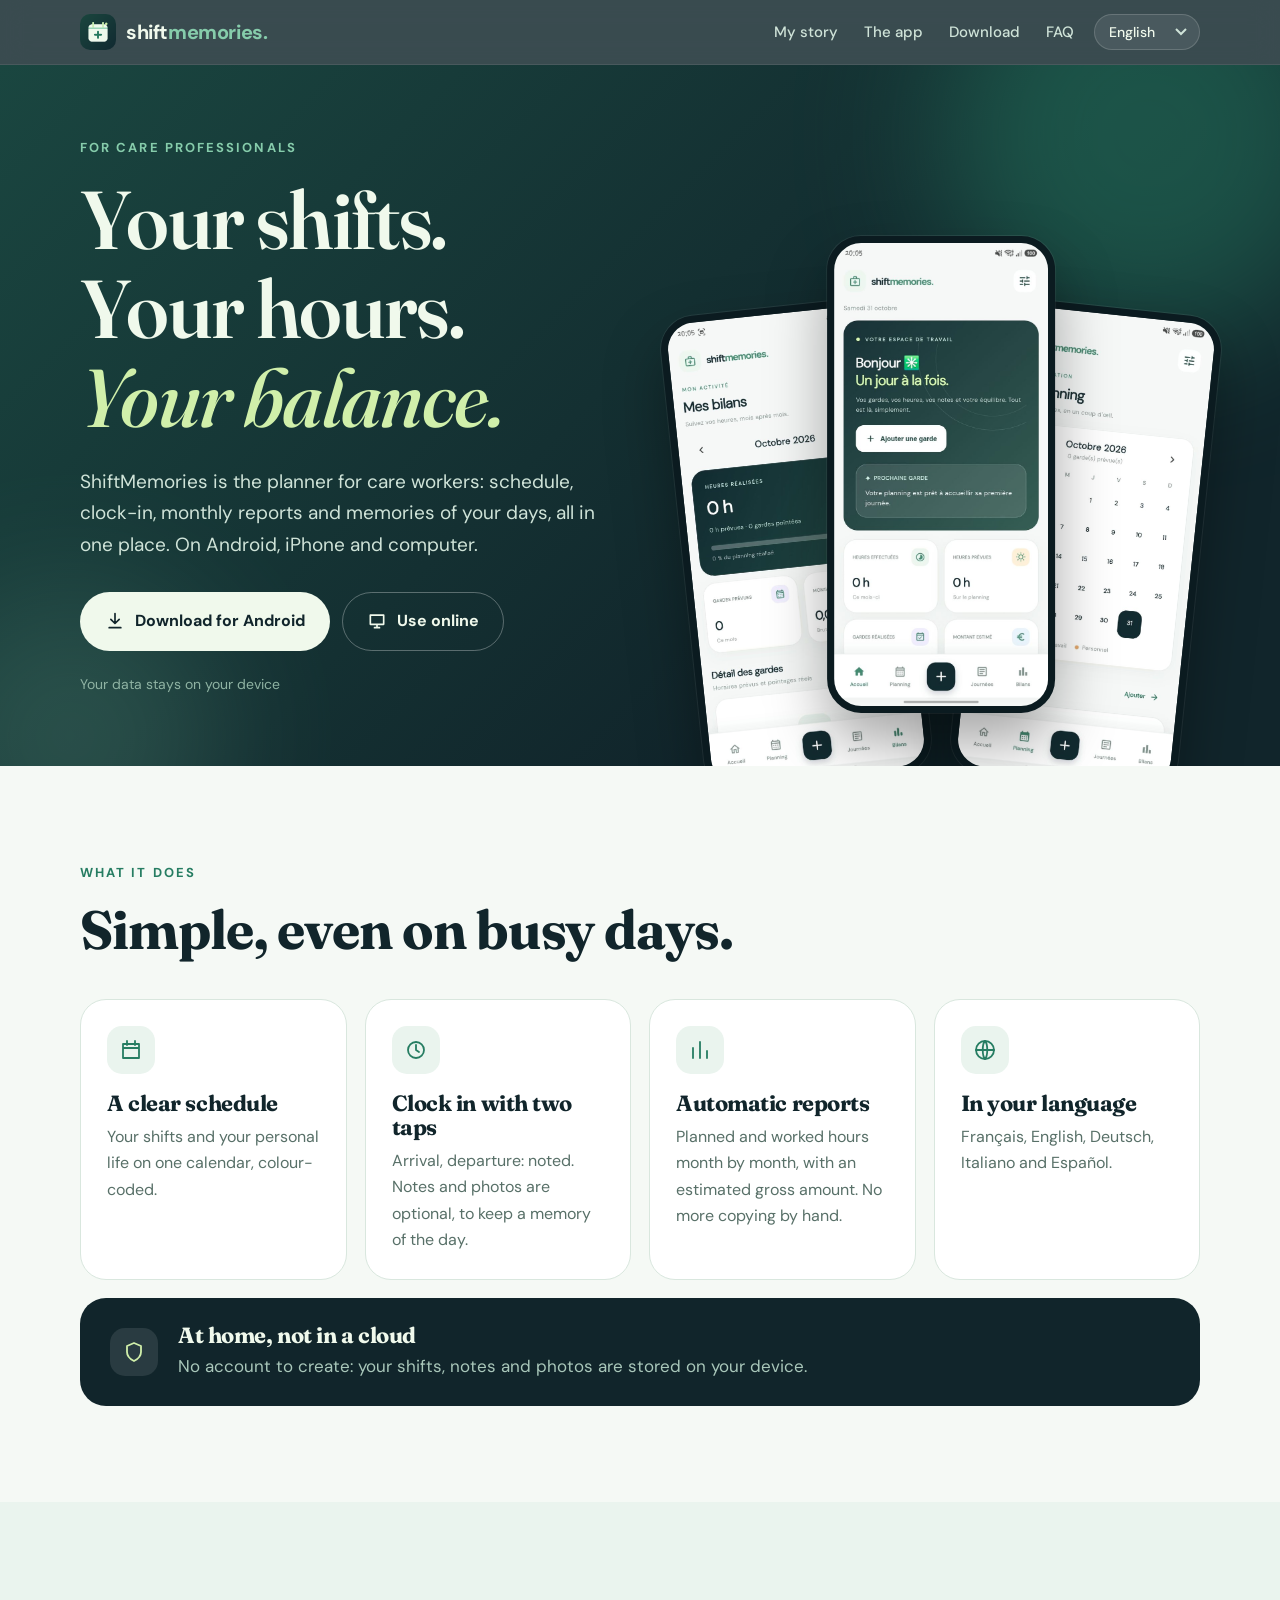
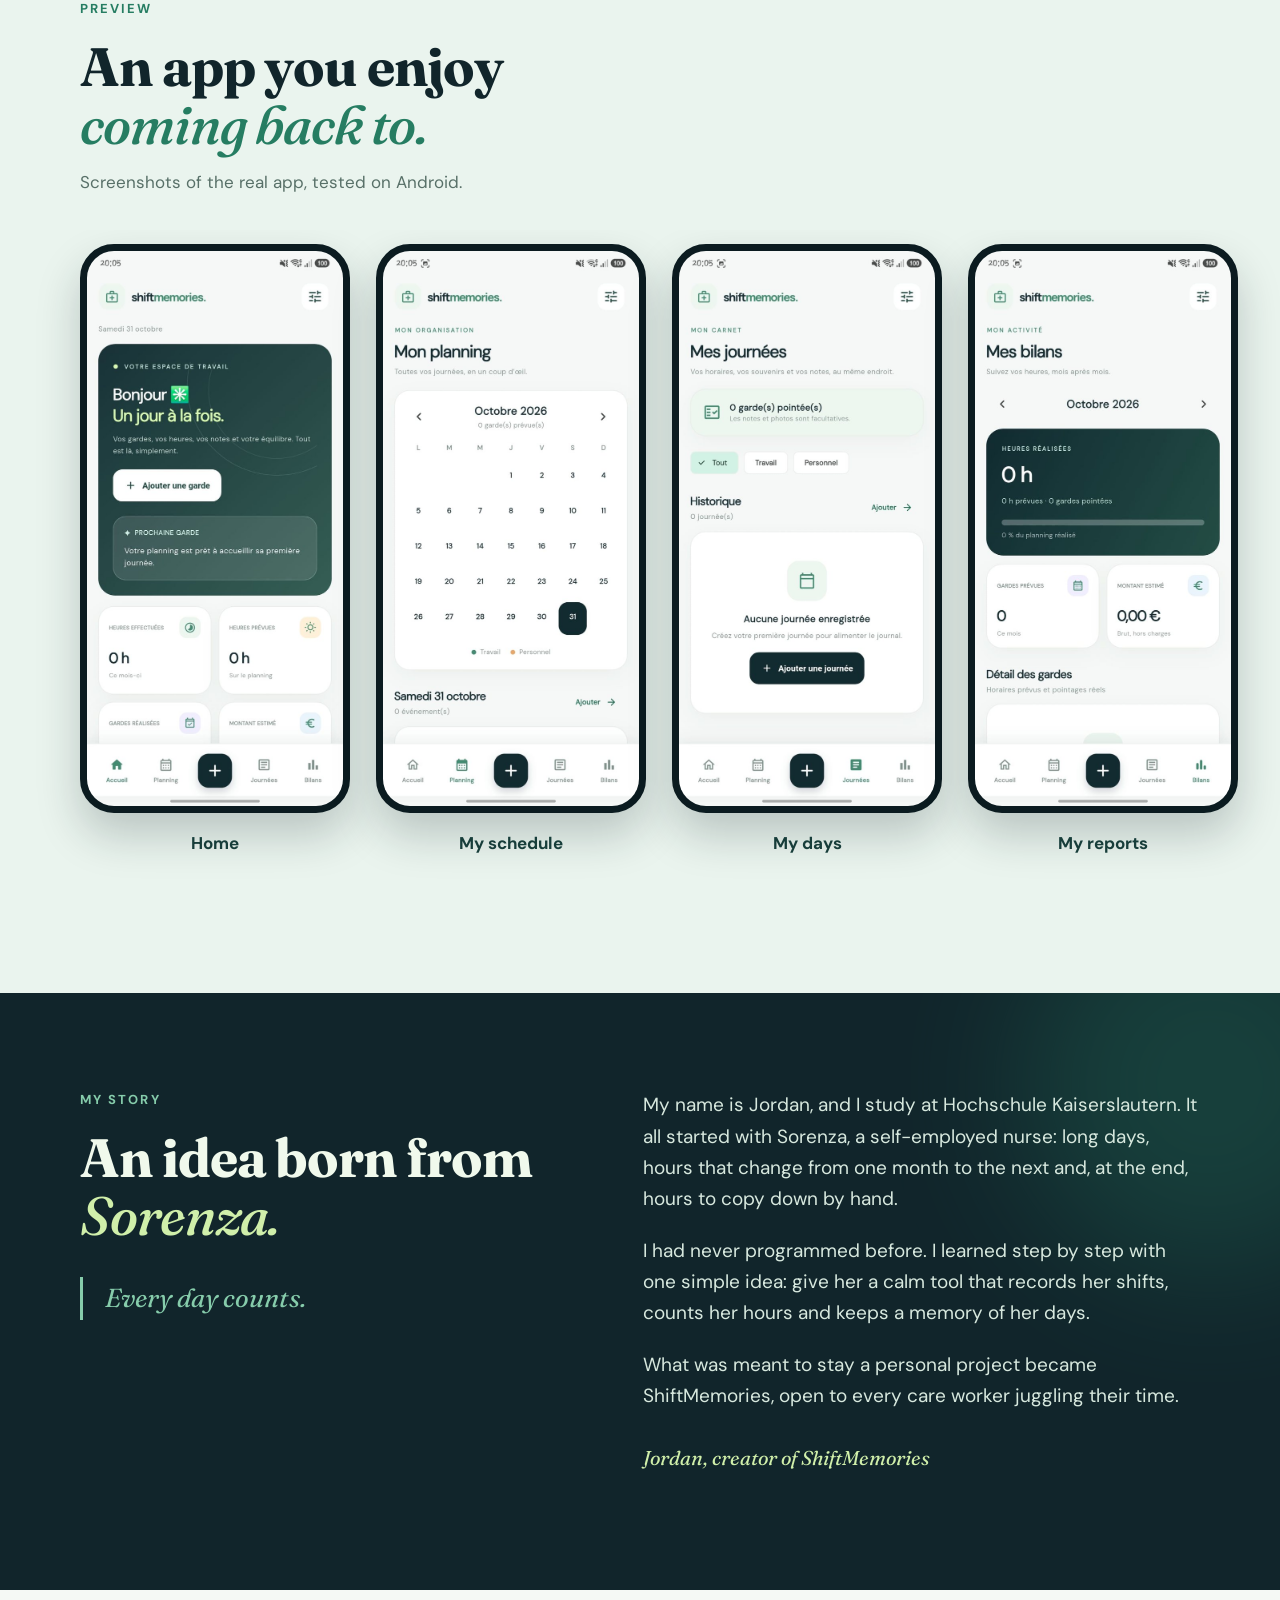
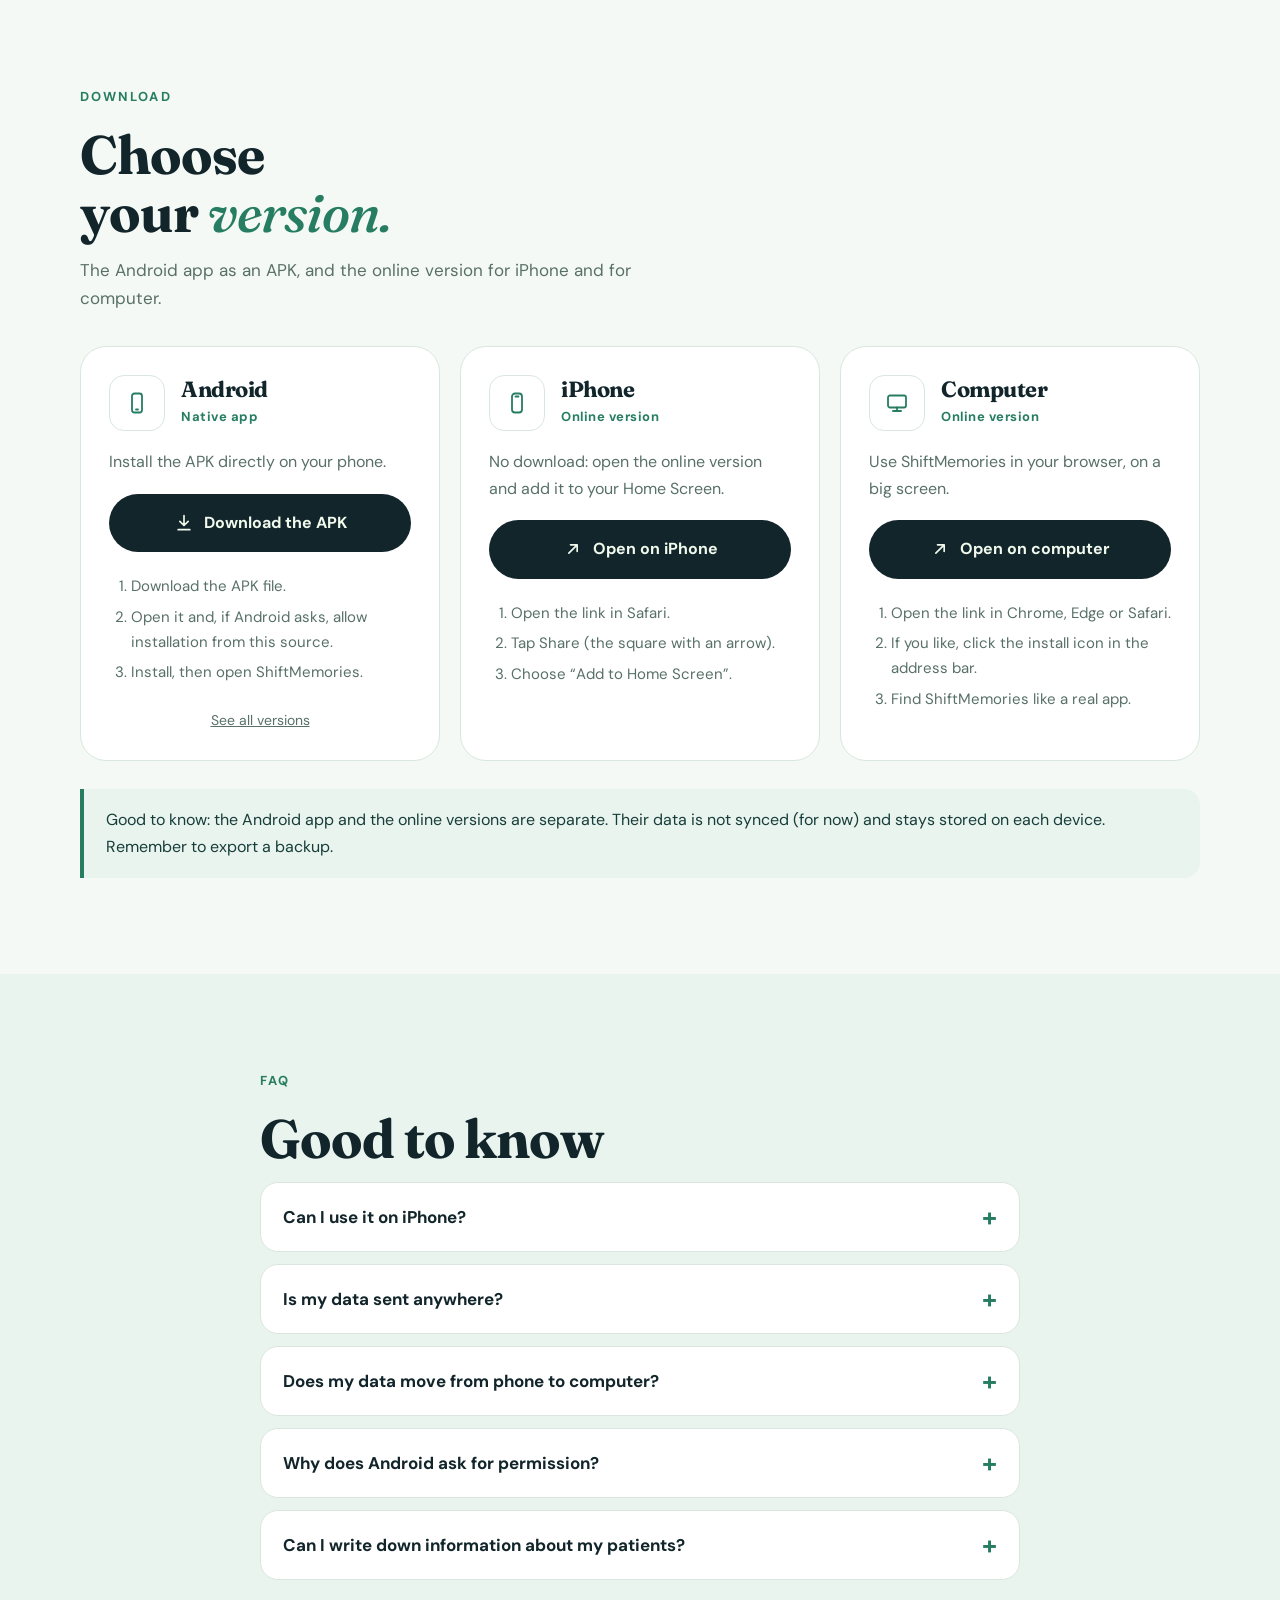
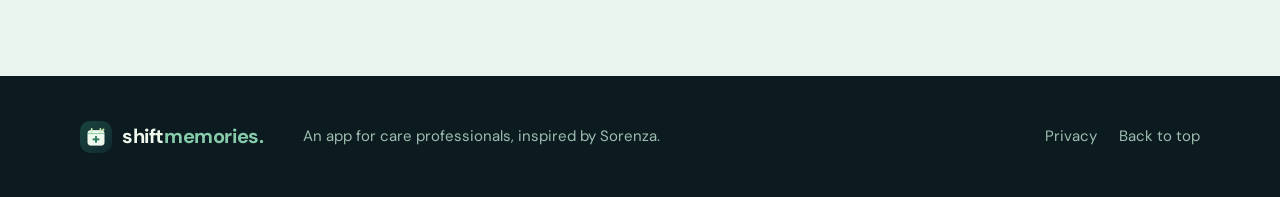
<file: index.html>
<!doctype html>
<html lang="fr">
<head>
<meta charset="utf-8">
<meta name="viewport" content="width=device-width, initial-scale=1, viewport-fit=cover">
<title>ShiftMemories · Vos gardes, vos heures, votre équilibre</title>
<meta name="description" content="ShiftMemories, l’agenda des soignants : planning, pointage, bilans du mois. Android (APK), iPhone et ordinateur.">
<meta name="theme-color" content="#11252b">
<meta property="og:type" content="website">
<meta property="og:title" content="ShiftMemories · Vos gardes. Vos heures. Votre équilibre.">
<meta property="og:description" content="L’agenda des soignants : planning, pointage, bilans du mois. Android, iPhone et ordinateur.">
<meta property="og:image" content="https://deumojunior-svg.github.io/shiftmemories-site/assets/og.jpg">
<meta name="twitter:card" content="summary_large_image">
<link rel="icon" type="image/svg+xml" href="icons/icon.svg">
<link rel="icon" type="image/png" sizes="32x32" href="icons/favicon-32.png">
<link rel="apple-touch-icon" href="icons/apple-touch-icon.png">
<link rel="preconnect" href="https://fonts.googleapis.com">
<link rel="preconnect" href="https://fonts.gstatic.com" crossorigin>
<link rel="stylesheet" href="https://fonts.googleapis.com/css2?family=DM+Sans:wght@400;500;700&family=Fraunces:ital,opsz,wght@0,9..144,600;1,9..144,500&display=swap">
<link rel="stylesheet" href="css/style.css">
</head>
<body>
<header class="nav" id="top">
  <div class="wrap nav-in">
    <a class="brand" href="#top" aria-label="ShiftMemories"><img src="assets/logo.png" alt="" width="36" height="36"><span>shift<em>memories.</em></span></a>
    <nav class="links" aria-label="Navigation">
      <a href="#story" data-i18n="navStory">Mon histoire</a>
      <a href="#screens" data-i18n="navScreens">L’application</a>
      <a href="#download" data-i18n="navDownload">Télécharger</a>
      <a href="#faq" data-i18n="navFaq">Questions</a>
    </nav>
    <label class="lang"><span class="sr">Language</span>
      <select id="lang" aria-label="Language">
        <option value="fr">Français</option><option value="en">English</option><option value="de">Deutsch</option><option value="it">Italiano</option><option value="es">Español</option>
      </select>
    </label>
  </div>
</header>

<main>
<section class="hero">
  <div class="blob b1"></div><div class="blob b2"></div>
  <div class="wrap hero-in">
    <div class="hero-text">
      <p class="kicker" data-i18n="heroKicker">POUR LES SOIGNANTS</p>
      <h1 data-i18n="heroTitle">Vos gardes.<br>Vos heures.<br><em>Votre équilibre.</em></h1>
      <p class="lead" data-i18n="heroText">ShiftMemories est l’agenda des soignants : planning, pointage, bilans du mois et souvenirs de vos journées, au même endroit. Sur Android, iPhone et ordinateur.</p>
      <div class="cta">
        <a class="btn btn-light" href="#android" data-apk-hero><svg viewBox="0 0 24 24" aria-hidden="true"><path d="M12 3v12m0 0 5-5m-5 5-5-5M5 20h14"/></svg><span data-i18n="ctaAndroid">Télécharger pour Android</span></a>
        <a class="btn btn-ghost" href="app/"><svg viewBox="0 0 24 24" aria-hidden="true"><path d="M4 5h16v11H4zM9 20h6M12 16v4"/></svg><span data-i18n="ctaWeb">Utiliser en ligne</span></a>
      </div>
      <p class="note" data-i18n="heroNote">Vos données restent sur votre appareil</p>
    </div>
    <div class="hero-phones" aria-hidden="true">
      <div class="phone p-left"><img src="assets/screen-reports.jpg" alt="" loading="eager"></div>
      <div class="phone p-mid"><img src="assets/screen-home.jpg" alt="" loading="eager"></div>
      <div class="phone p-right"><img src="assets/screen-planning.jpg" alt="" loading="eager"></div>
    </div>
  </div>
</section>

<section class="section" id="features">
  <div class="wrap">
    <p class="kicker dark" data-i18n="featKicker">CE QU’ELLE FAIT</p>
    <h2 data-i18n="featTitle">Simple, même les jours chargés.</h2>
    <div class="grid4">
      <article class="card reveal"><span class="ico"><svg viewBox="0 0 24 24"><path d="M4 6h16v14H4zM4 10h16M8 3v4M16 3v4"/></svg></span><h3 data-i18n="f1t">Un planning lisible</h3><p data-i18n="f1d">Vos gardes et votre vie personnelle sur un même calendrier, repérées par couleur.</p></article>
      <article class="card reveal"><span class="ico"><svg viewBox="0 0 24 24"><circle cx="12" cy="12" r="8"/><path d="M12 7v5l3 2"/></svg></span><h3 data-i18n="f2t">Un pointage en deux gestes</h3><p data-i18n="f2d">Arrivée, départ : c’est noté. Les notes et les photos sont facultatives, pour garder le souvenir de la journée.</p></article>
      <article class="card reveal"><span class="ico"><svg viewBox="0 0 24 24"><path d="M5 20V10M12 20V4M19 20v-7"/></svg></span><h3 data-i18n="f3t">Des bilans automatiques</h3><p data-i18n="f3d">Heures prévues et réalisées, mois par mois, avec un montant estimé brut. Fini le recopiage à la main.</p></article>
      <article class="card reveal"><span class="ico"><svg viewBox="0 0 24 24"><circle cx="12" cy="12" r="9"/><path d="M3 12h18M12 3c3 3 3 15 0 18M12 3c-3 3-3 15 0 18"/></svg></span><h3 data-i18n="f4t">Dans votre langue</h3><p data-i18n="f4d">Français, English, Deutsch, Italiano et Español.</p></article>
    </div>
    <div class="strip reveal"><span class="ico"><svg viewBox="0 0 24 24"><path d="M12 3 5 6v6c0 4 3 7 7 9 4-2 7-5 7-9V6z"/></svg></span><div><h3 data-i18n="f5t">Chez vous, pas dans un cloud</h3><p data-i18n="f5d">Aucun compte à créer : vos gardes, notes et photos sont stockées sur votre appareil.</p></div></div>
  </div>
</section>

<section class="section tint" id="screens">
  <div class="wrap">
    <p class="kicker dark" data-i18n="screensKicker">APERÇU</p>
    <h2 data-i18n="screensTitle">Une application qu’on a plaisir<br>à <em>rouvrir.</em></h2>
    <p class="sub" data-i18n="screensText">Captures de la vraie application, testée sur Android.</p>
  </div>
  <div class="rail">
    <figure class="shot reveal"><div class="phone"><img src="assets/screen-home.jpg" alt="ShiftMemories – accueil" loading="lazy"></div><figcaption data-i18n="c1">Accueil</figcaption></figure>
    <figure class="shot reveal"><div class="phone"><img src="assets/screen-planning.jpg" alt="ShiftMemories – planning" loading="lazy"></div><figcaption data-i18n="c4">Mon planning</figcaption></figure>
    <figure class="shot reveal"><div class="phone"><img src="assets/screen-days.jpg" alt="ShiftMemories – journées" loading="lazy"></div><figcaption data-i18n="c2">Mes journées</figcaption></figure>
    <figure class="shot reveal"><div class="phone"><img src="assets/screen-reports.jpg" alt="ShiftMemories – bilans" loading="lazy"></div><figcaption data-i18n="c3">Mes bilans</figcaption></figure>
  </div>
</section>

<section class="section story" id="story">
  <div class="blob b3"></div>
  <div class="wrap story-in">
    <div>
      <p class="kicker" data-i18n="storyKicker">MON HISTOIRE</p>
      <h2 data-i18n="storyTitle">Une idée née de<br><em>Sorenza.</em></h2>
      <p class="quote" data-i18n="storyQuote">Chaque journée compte.</p>
    </div>
    <div class="story-text">
      <p data-i18n="storyP1">Je m’appelle Jordan, je suis étudiant à la Hochschule Kaiserslautern. Tout est parti de Sorenza, infirmière libérale : des journées longues, des horaires qui changent d’un mois à l’autre et, à la fin, des heures à recopier à la main.</p>
      <p data-i18n="storyP2">Je n’avais jamais programmé. J’ai appris pas à pas, avec une idée simple : lui donner un outil calme qui note ses gardes, compte ses heures et garde un souvenir de ses journées.</p>
      <p data-i18n="storyP3">Ce qui devait rester un projet personnel est devenu ShiftMemories, ouverte à tous les soignants qui jonglent avec leur temps.</p>
      <p class="sign" data-i18n="storySign">Jordan, créateur de ShiftMemories</p>
    </div>
  </div>
</section>

<section class="section" id="download">
  <div class="wrap">
    <p class="kicker dark" data-i18n="dlKicker">TÉLÉCHARGER</p>
    <h2 data-i18n="dlTitle">Choisissez<br>votre <em>version.</em></h2>
    <p class="sub" data-i18n="dlText">L’application Android en APK, et la version en ligne pour iPhone et pour ordinateur.</p>
    <div class="grid3">
      <article class="dl reveal" id="android">
        <div class="dl-head"><span class="ico big"><svg viewBox="0 0 24 24"><rect x="7" y="2.5" width="10" height="19" rx="2.5"/><path d="M11 18.5h2"/></svg></span><div><h3 data-i18n="androidTitle">Android</h3><span class="tag" data-i18n="androidTag">Application native</span></div></div>
        <p data-i18n="androidText">Installez l’APK directement sur votre téléphone.</p>
        <a class="btn btn-dark" id="apk-btn" href="https://github.com/deumojunior-svg/shiftmemories-site/releases/download/v1.0.1/app-release.apk" rel="noopener"><svg viewBox="0 0 24 24" aria-hidden="true"><path d="M12 3v12m0 0 5-5m-5 5-5-5M5 20h14"/></svg><span data-i18n="androidBtn">Télécharger l’APK</span></a>
        <p class="meta" id="apk-meta" hidden></p>
        <ol class="steps"><li data-i18n="a1">Téléchargez le fichier APK.</li><li data-i18n="a2">Ouvrez-le et, si Android le demande, autorisez l’installation depuis cette source.</li><li data-i18n="a3">Installez, puis ouvrez ShiftMemories.</li></ol>
        <a class="more" href="https://github.com/deumojunior-svg/shiftmemories-site/releases" rel="noopener" data-i18n="androidAll">Voir les versions</a>
      </article>
      <article class="dl reveal" id="iphone">
        <div class="dl-head"><span class="ico big"><svg viewBox="0 0 24 24"><rect x="7" y="2.5" width="10" height="19" rx="3"/><path d="M10.5 5.5h3"/></svg></span><div><h3 data-i18n="iosTitle">iPhone</h3><span class="tag" data-i18n="iosTag">Version en ligne</span></div></div>
        <p data-i18n="iosText">Aucun téléchargement : ouvrez la version en ligne et ajoutez-la à votre écran d’accueil.</p>
        <a class="btn btn-dark" href="app/"><svg viewBox="0 0 24 24" aria-hidden="true"><path d="M7 17 17 7M9 7h8v8"/></svg><span data-i18n="iosBtn">Ouvrir sur iPhone</span></a>
        <ol class="steps"><li data-i18n="i1">Ouvrez le lien dans Safari.</li><li data-i18n="i2">Touchez Partager (le carré avec une flèche).</li><li data-i18n="i3">Choisissez « Sur l’écran d’accueil ».</li></ol>
      </article>
      <article class="dl reveal" id="pc">
        <div class="dl-head"><span class="ico big"><svg viewBox="0 0 24 24"><rect x="3" y="4.5" width="18" height="12" rx="2"/><path d="M8 20h8M12 16.5V20"/></svg></span><div><h3 data-i18n="pcTitle">Ordinateur</h3><span class="tag" data-i18n="pcTag">Version en ligne</span></div></div>
        <p data-i18n="pcText">Utilisez ShiftMemories dans votre navigateur, sur grand écran.</p>
        <a class="btn btn-dark" href="app/"><svg viewBox="0 0 24 24" aria-hidden="true"><path d="M7 17 17 7M9 7h8v8"/></svg><span data-i18n="pcBtn">Ouvrir sur ordinateur</span></a>
        <ol class="steps"><li data-i18n="p1">Ouvrez le lien dans Chrome, Edge ou Safari.</li><li data-i18n="p2">Au besoin, cliquez sur l’icône d’installation dans la barre d’adresse.</li><li data-i18n="p3">Retrouvez ShiftMemories comme une vraie application.</li></ol>
      </article>
    </div>
    <p class="callout" data-i18n="dlNote">Bon à savoir : l’application Android et les versions en ligne sont séparées. Leurs données ne se synchronisent pas (pour l’instant) et restent stockées sur chaque appareil. Pensez à exporter une sauvegarde.</p>
  </div>
</section>

<section class="section tint" id="faq">
  <div class="wrap narrow">
    <p class="kicker dark" data-i18n="faqKicker">QUESTIONS</p>
    <h2 data-i18n="faqTitle">Bon à savoir</h2>
    <details><summary data-i18n="fq1">Puis-je l’utiliser sur iPhone ?</summary><p data-i18n="fa1">Oui, avec la version en ligne ouverte dans Safari et ajoutée à l’écran d’accueil. Il n’existe pas encore de version native sur l’App Store.</p></details>
    <details><summary data-i18n="fq2">Mes données sont-elles envoyées quelque part ?</summary><p data-i18n="fa2">Il n’y a ni compte ni serveur ShiftMemories : vos gardes, notes et photos restent sur votre appareil.</p></details>
    <details><summary data-i18n="fq3">Mes données passent-elles du téléphone à l’ordinateur ?</summary><p data-i18n="fa3">Pas encore. Chaque version garde ses propres données. Une synchronisation avec compte pourra venir plus tard.</p></details>
    <details><summary data-i18n="fq4">Pourquoi Android demande-t-il une autorisation ?</summary><p data-i18n="fa4">Parce que l’APK ne vient pas du Play Store. Téléchargez-le uniquement depuis ce site ou depuis la page officielle des versions sur GitHub.</p></details>
    <details><summary data-i18n="fq5">Puis-je y noter des informations sur mes patients ?</summary><p data-i18n="fa5">Non. ShiftMemories sert à organiser votre activité : n’y saisissez pas de données qui identifient des patients.</p></details>
  </div>
</section>
</main>

<footer class="footer">
  <div class="wrap foot-in">
    <div class="brand"><img src="assets/logo.png" alt="" width="32" height="32"><span>shift<em>memories.</em></span></div>
    <p data-i18n="footerText">Une application pour les soignants, inspirée de Sorenza.</p>
    <nav><a href="politique-confidentialite.html" data-i18n="privacy">Confidentialité</a><a href="#top" data-i18n="top">Haut de page</a></nav>
  </div>
</footer>
<script src="js/i18n.js"></script>
<script src="js/main.js"></script>
</body>
</html>
</file>
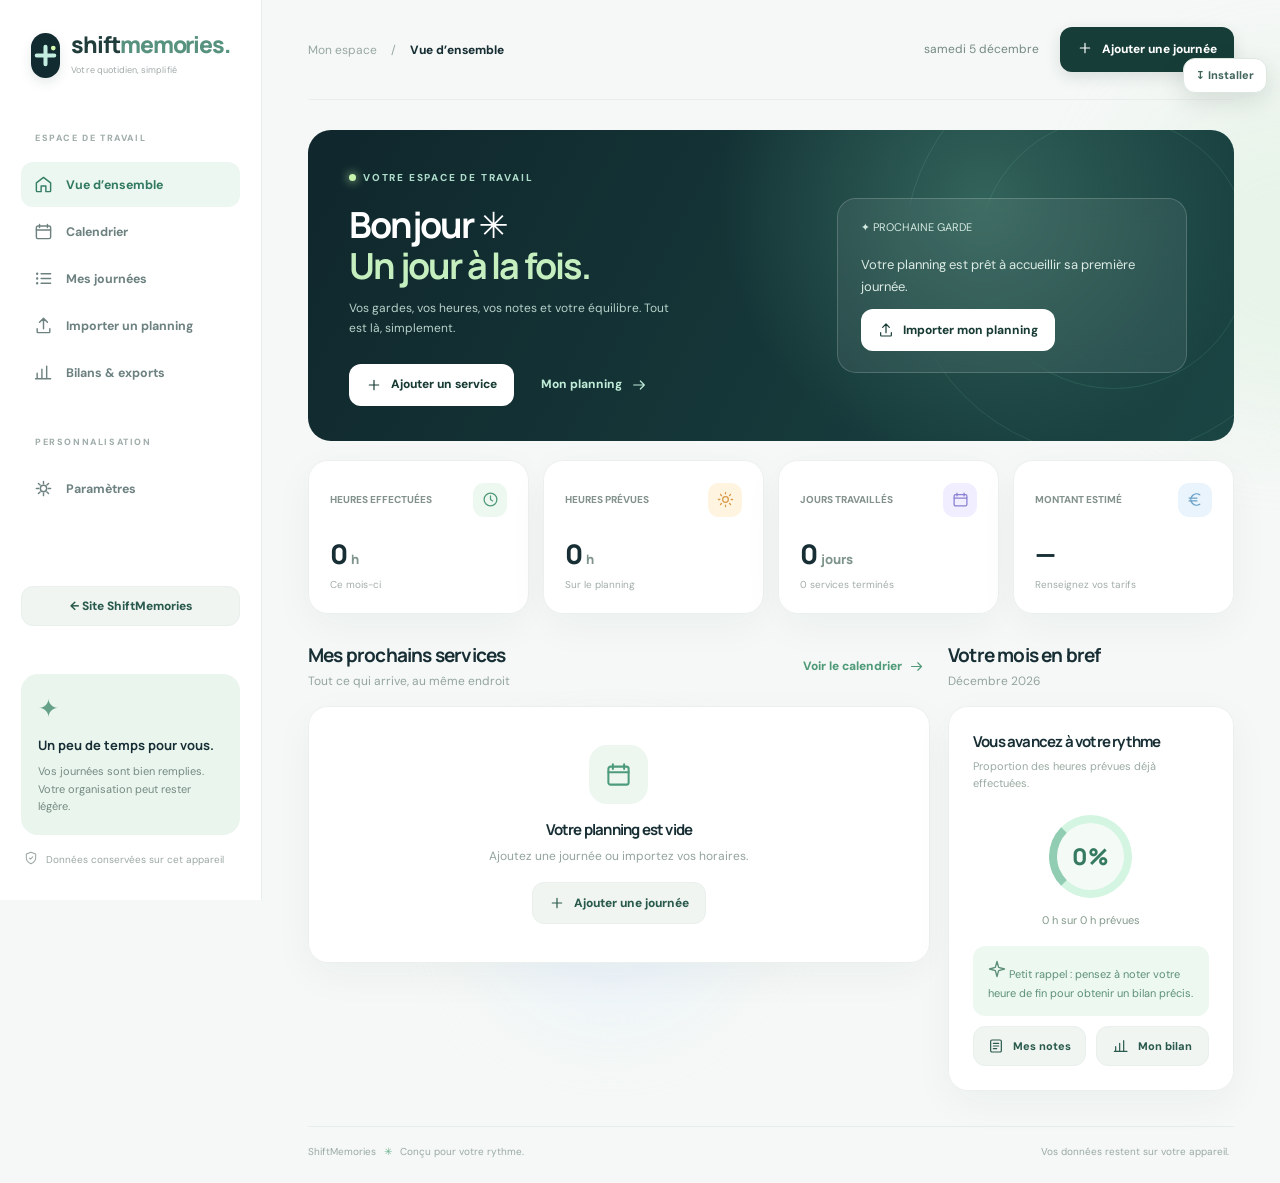
<file: app/index.html>
<!DOCTYPE html>

<html lang="fr">
<head>
<meta charset="utf-8"/>
<meta content="width=device-width, initial-scale=1, viewport-fit=cover" name="viewport"/>
<meta content="#11252b" name="theme-color"/>
<meta content="ShiftMemories : planning, heures travaillées, notes, photos et rappels pour les infirmières libérales." name="description"/>
<meta content="light" name="color-scheme"/>
<link href="manifest.webmanifest" rel="manifest"/>
<meta content="ShiftMemories" name="application-name"/>
<link href="icons/apple-touch-icon.png" rel="apple-touch-icon"/>
<meta content="yes" name="apple-mobile-web-app-capable"/>
<meta content="ShiftMemories" name="apple-mobile-web-app-title"/>
<link href="icons/icon-192.png" rel="icon" type="image/png"/>
<link href="styles.css" rel="stylesheet"/>
<title>ShiftMemories · Vos journées, votre rythme</title>
<link href="icons/icon-512.png" rel="icon" sizes="512x512" type="image/png"/></head>
<body>
<div class="ambient ambient-a"></div><div class="ambient ambient-b"></div>
<div class="shell">
<aside aria-label="Navigation principale" class="sidebar" id="sidebar">
<div class="brand"><span aria-hidden="true" class="brand-icon"><svg fill="none" viewbox="0 0 40 40"><path d="M20 7v26M7 20h26" stroke="currentColor" stroke-linecap="round" stroke-width="6"></path><circle cx="31.5" cy="9" fill="#D7F9AF" r="3.5"></circle></svg></span><span><strong>shift<span class="brand-italic">memories.</span></strong><small>Votre quotidien, simplifié</small></span></div>
<div class="nav-label">ESPACE DE TRAVAIL</div>
<nav id="main-nav">
<button class="nav-item active" data-route="dashboard"><span class="nav-symbol" data-icon="home"></span>Vue d’ensemble</button>
<button class="nav-item" data-route="calendar"><span class="nav-symbol" data-icon="calendar"></span>Calendrier</button>
<button class="nav-item" data-route="days"><span class="nav-symbol" data-icon="list"></span>Mes journées</button>
<button class="nav-item" data-route="import"><span class="nav-symbol" data-icon="upload"></span>Importer un planning</button>
<button class="nav-item" data-route="reports"><span class="nav-symbol" data-icon="chart"></span>Bilans &amp; exports</button>
</nav>
<div class="nav-label second-label">PERSONNALISATION</div>
<nav><button class="nav-item" data-route="settings"><span class="nav-symbol" data-icon="settings"></span>Paramètres</button></nav>
<div class="side-bottom"><a class="btn btn-secondary" href="../" style="margin-bottom:13px;width:100%;text-decoration:none">← Site ShiftMemories</a><div class="side-quote"><span class="sparkle">✦</span><strong>Un peu de temps pour vous.</strong><p>Vos journées sont bien remplies. Votre organisation peut rester légère.</p></div><div class="privacy"><span data-icon="shield"></span> Données conservées sur cet appareil</div></div>
</aside>
<div class="mobile-top"><button aria-label="Ouvrir le menu" class="icon-button" data-icon="menu" id="menu-toggle"></button><div class="brand-mini"><span class="brand-dot">✳</span> shiftmemories.</div><button aria-label="Ajouter une journée" class="icon-button" data-action="new-shift" data-icon="plus"></button></div>
<main class="main-panel">
<header class="topbar"><div class="crumb"><span class="crumb-muted">Mon espace</span><span class="slash">/</span><strong id="route-name">Vue d’ensemble</strong></div><div class="top-actions"><span class="top-date" id="today-chip"></span><button class="btn btn-primary btn-top" data-action="new-shift"><span data-icon="plus"></span> Ajouter une journée</button></div></header>
<div aria-live="polite" class="page" id="view"></div>
<footer class="footer">ShiftMemories <span>✳</span> Conçu pour votre rythme. <span class="footer-right">Vos données restent sur votre appareil.</span></footer>
</main>
</div>
<div aria-label="Navigation mobile" class="mobile-nav" id="mobile-nav"><button data-route="dashboard"><span data-icon="home"></span>Accueil</button><button data-route="calendar"><span data-icon="calendar"></span>Planning</button><button aria-label="Ajouter" class="mobile-add" data-action="new-shift"><span data-icon="plus"></span></button><button data-route="days"><span data-icon="list"></span>Journées</button><button data-route="reports"><span data-icon="chart"></span>Bilans</button></div>
<div id="modal-root"></div><div aria-live="polite" id="toast-root" role="status"></div><input accept="application/json,.json" hidden="" id="backup-restore-input" type="file"/>
<script defer="" src="app.js"></script>
<script defer="" src="navigation-mobile.js"></script>
<script defer="" src="install-helper.js"></script>
</body>
</html>
</file>
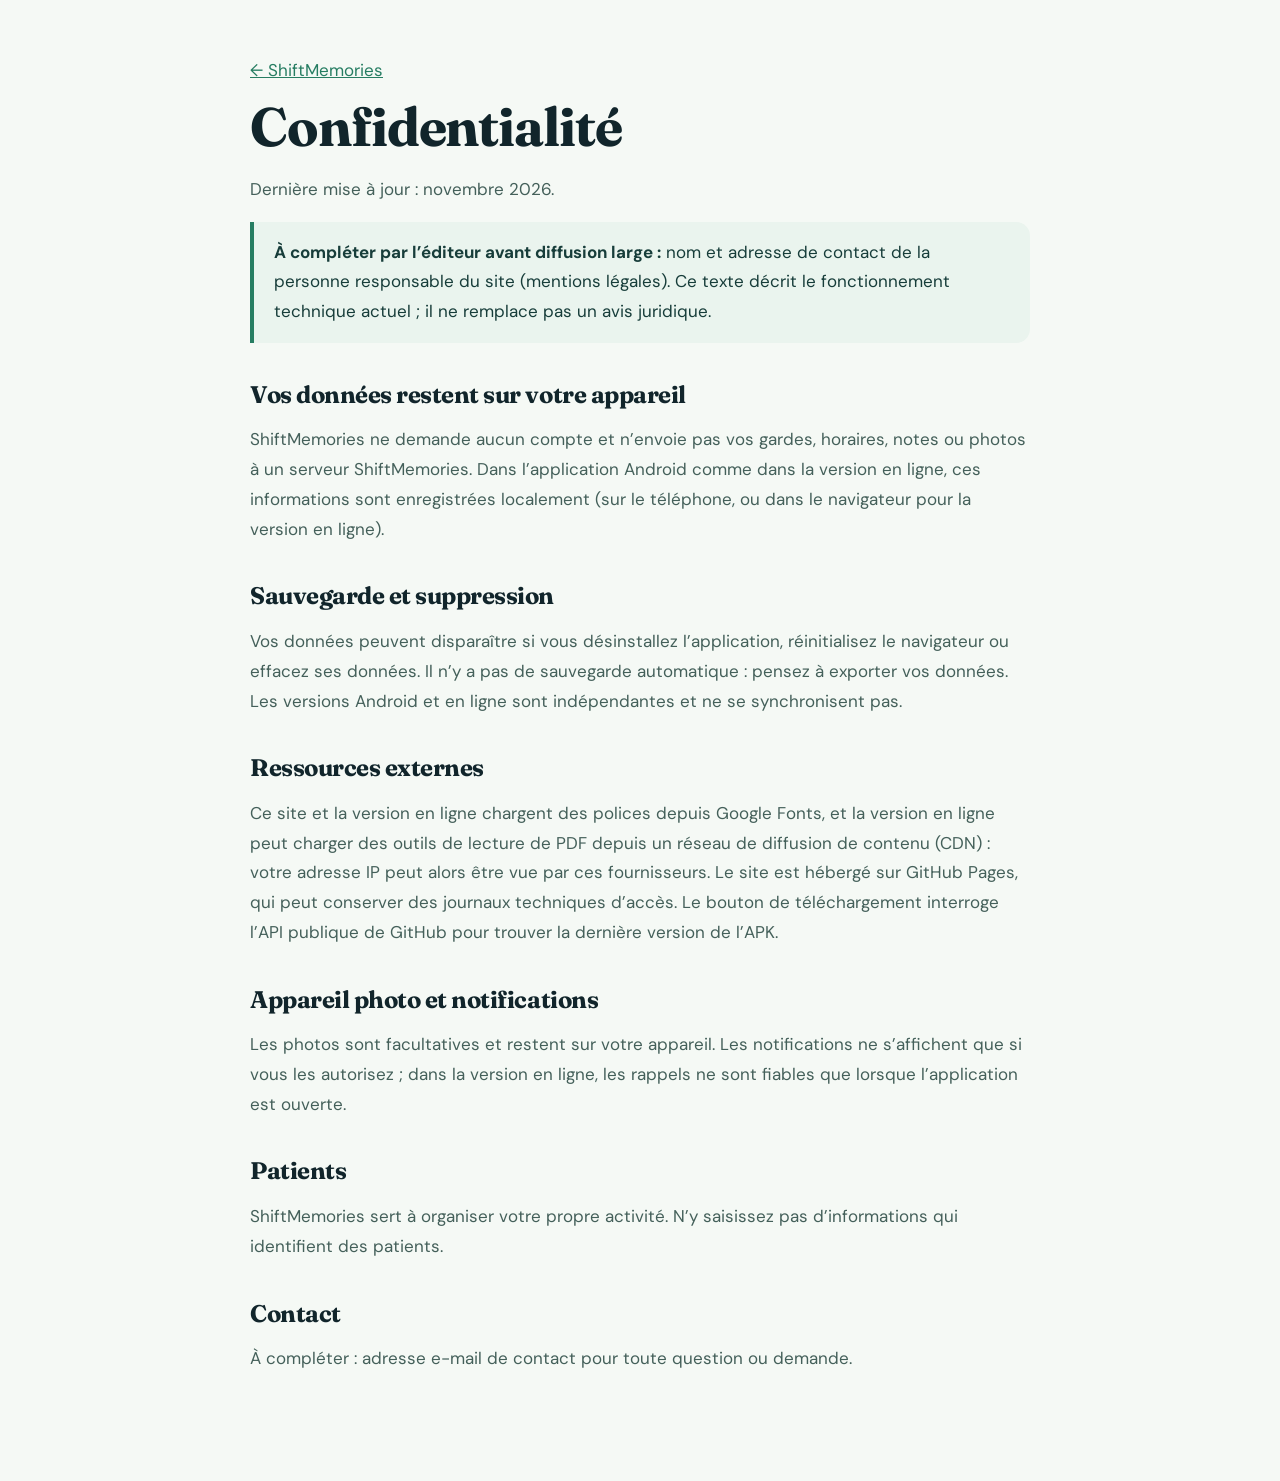
<file: politique-confidentialite.html>
<!doctype html>
<html lang="fr"><head><meta charset="utf-8"><meta name="viewport" content="width=device-width, initial-scale=1">
<title>Confidentialité · ShiftMemories</title><meta name="robots" content="noindex">
<link rel="icon" href="icons/icon.svg" type="image/svg+xml">
<link rel="stylesheet" href="https://fonts.googleapis.com/css2?family=DM+Sans:wght@400;700&family=Fraunces:ital,opsz,wght@0,9..144,600&display=swap">
<style>body{margin:0;font:17px/1.75 "DM Sans",system-ui,sans-serif;background:#f5f9f5;color:#11252b}main{max-width:780px;margin:0 auto;padding:56px 20px 90px}a{color:#267d62}h1,h2{font-family:Fraunces,Georgia,serif;letter-spacing:-.02em;line-height:1.15}h1{font-size:clamp(36px,6vw,54px);margin:10px 0}h2{font-size:24px;margin:38px 0 8px}p,li{color:#44605a}.todo{background:#eaf4ee;border-left:4px solid #267d62;border-radius:0 14px 14px 0;padding:16px 20px;color:#173d3a}</style></head>
<body><main>
<a href="./">← ShiftMemories</a>
<h1>Confidentialité</h1>
<p>Dernière mise à jour : novembre 2026.</p>
<p class="todo"><strong>À compléter par l’éditeur avant diffusion large :</strong> nom et adresse de contact de la personne responsable du site (mentions légales). Ce texte décrit le fonctionnement technique actuel ; il ne remplace pas un avis juridique.</p>
<h2>Vos données restent sur votre appareil</h2>
<p>ShiftMemories ne demande aucun compte et n’envoie pas vos gardes, horaires, notes ou photos à un serveur ShiftMemories. Dans l’application Android comme dans la version en ligne, ces informations sont enregistrées localement (sur le téléphone, ou dans le navigateur pour la version en ligne).</p>
<h2>Sauvegarde et suppression</h2>
<p>Vos données peuvent disparaître si vous désinstallez l’application, réinitialisez le navigateur ou effacez ses données. Il n’y a pas de sauvegarde automatique : pensez à exporter vos données. Les versions Android et en ligne sont indépendantes et ne se synchronisent pas.</p>
<h2>Ressources externes</h2>
<p>Ce site et la version en ligne chargent des polices depuis Google Fonts, et la version en ligne peut charger des outils de lecture de PDF depuis un réseau de diffusion de contenu (CDN) : votre adresse IP peut alors être vue par ces fournisseurs. Le site est hébergé sur GitHub Pages, qui peut conserver des journaux techniques d’accès. Le bouton de téléchargement interroge l’API publique de GitHub pour trouver la dernière version de l’APK.</p>
<h2>Appareil photo et notifications</h2>
<p>Les photos sont facultatives et restent sur votre appareil. Les notifications ne s’affichent que si vous les autorisez ; dans la version en ligne, les rappels ne sont fiables que lorsque l’application est ouverte.</p>
<h2>Patients</h2>
<p>ShiftMemories sert à organiser votre propre activité. N’y saisissez pas d’informations qui identifient des patients.</p>
<h2>Contact</h2>
<p>À compléter : adresse e-mail de contact pour toute question ou demande.</p>
</main></body></html>
</file>
<file: css/style.css>
:root{--ink:#11252b;--deep:#173d3a;--green:#267d62;--mint:#86ccab;--lime:#d0efaa;--paper:#f5f9f5;--tint:#eaf4ee;--line:#d9e7de;--muted:#587068;--r:26px}
*{box-sizing:border-box}html{scroll-behavior:smooth;scroll-padding-top:72px}
body{margin:0;font:17px/1.65 "DM Sans",system-ui,sans-serif;color:var(--ink);background:var(--paper);-webkit-font-smoothing:antialiased}
img{max-width:100%;display:block}a{color:inherit}
.wrap{width:min(1120px,100% - 32px);margin-inline:auto}.narrow{max-width:760px}
.sr{position:absolute;width:1px;height:1px;overflow:hidden;clip:rect(0 0 0 0)}
h1,h2,h3{font-family:Fraunces,Georgia,serif;line-height:1.08;letter-spacing:-.02em;margin:0}
h1{font-size:clamp(44px,7vw,82px);color:#f0f9ec;font-weight:600}
h1 em,h2 em{font-style:italic;color:var(--lime);font-weight:500}
h2{font-size:clamp(32px,4.6vw,54px);margin-bottom:14px}h2 em{color:var(--green)}
h3{font-size:22px;margin-bottom:8px}
.kicker{font-size:13px;letter-spacing:.16em;font-weight:700;color:var(--mint);margin:0 0 18px}.kicker.dark{color:var(--green)}
.sub{color:var(--muted);max-width:620px;margin:0 0 34px}
/* nav */
.nav{position:sticky;top:0;z-index:20;background:rgba(17,37,43,.82);backdrop-filter:blur(14px);-webkit-backdrop-filter:blur(14px);border-bottom:1px solid rgba(255,255,255,.08)}
.nav-in{display:flex;align-items:center;gap:20px;height:64px}
.brand{display:flex;align-items:center;gap:10px;text-decoration:none;font-weight:700;font-size:20px;letter-spacing:-.02em;color:#f0f9ec}
.brand img{border-radius:10px}.brand em{font-style:normal;color:var(--mint)}
.links{display:flex;gap:26px;margin-left:auto}.links a{color:#cfe3d8;text-decoration:none;font-size:15px;font-weight:500}.links a:hover{color:#fff}
.lang select{appearance:none;background:rgba(255,255,255,.08) url("data:image/svg+xml,%3Csvg xmlns='http://www.w3.org/2000/svg' width='12' height='8' fill='none' stroke='%23cfe3d8' stroke-width='2'%3E%3Cpath d='m1 1 5 5 5-5'/%3E%3C/svg%3E") no-repeat right 12px center;color:#f0f9ec;border:1px solid rgba(255,255,255,.16);border-radius:999px;padding:8px 34px 8px 14px;font:500 14px "DM Sans",sans-serif;cursor:pointer}
.lang select option{color:#11252b}
/* hero */
.hero{position:relative;overflow:hidden;background:linear-gradient(135deg,#1a4640 0%,#11252b 70%);padding:72px 0 0}
.blob{position:absolute;border-radius:50%;filter:blur(70px);opacity:.5;pointer-events:none}
.b1{width:420px;height:420px;background:#267d62;top:-140px;right:-80px}.b2{width:300px;height:300px;background:#86ccab;opacity:.18;bottom:-120px;left:-80px}
.hero-in{position:relative;display:grid;grid-template-columns:1.05fr .95fr;gap:30px;align-items:end}
.hero-text{padding-bottom:70px}
.lead{color:#cfe3d8;font-size:19px;max-width:520px;margin:24px 0 32px}
.cta{display:flex;flex-wrap:wrap;gap:12px}.note{margin:22px 0 0;color:#8fb3a3;font-size:14px}
.btn{display:inline-flex;align-items:center;gap:10px;padding:15px 24px;border-radius:999px;font-weight:700;text-decoration:none;font-size:16px;border:1.5px solid transparent;transition:transform .2s,box-shadow .2s,background .2s}
.btn svg{width:20px;height:20px;fill:none;stroke:currentColor;stroke-width:2;stroke-linecap:round;stroke-linejoin:round}
.btn:hover{transform:translateY(-2px)}
.btn-light{background:#f0f9ec;color:var(--ink)}.btn-light:hover{box-shadow:0 12px 30px rgba(208,239,170,.25)}
.btn-ghost{color:#f0f9ec;border-color:rgba(255,255,255,.3)}.btn-ghost:hover{background:rgba(255,255,255,.08)}
.btn-dark{background:var(--ink);color:#f0f9ec;width:100%;justify-content:center}.btn-dark:hover{background:var(--deep);box-shadow:0 12px 28px rgba(17,37,43,.22)}
.btn:focus-visible,a:focus-visible,select:focus-visible,summary:focus-visible{outline:3px solid var(--lime);outline-offset:3px}
/* phones */
.phone{border-radius:34px;border:7px solid #0b1b20;background:#0b1b20;overflow:hidden;box-shadow:0 30px 60px rgba(0,0,0,.35),0 0 0 1px rgba(255,255,255,.08)}
.phone img{width:100%;height:auto}
.hero-phones{position:relative;height:560px}
.hero-phones .phone{position:absolute;width:min(250px,44%);}
.p-mid{left:50%;transform:translateX(-50%);top:30px;z-index:2;animation:float 7s ease-in-out infinite}
.p-left{left:0;top:100px;transform:rotate(-6deg);animation:float 8s ease-in-out -2s infinite}
.p-right{right:0;top:100px;transform:rotate(6deg);animation:float 9s ease-in-out -4s infinite}
@keyframes float{50%{translate:0 -12px}}
/* sections */
.section{padding:96px 0;position:relative}.tint{background:var(--tint)}
.grid4{display:grid;grid-template-columns:repeat(4,1fr);gap:18px;margin-top:40px}
.card{background:#fff;border:1px solid var(--line);border-radius:var(--r);padding:26px;transition:transform .25s,box-shadow .25s}
.card:hover{transform:translateY(-4px);box-shadow:0 18px 40px rgba(17,37,43,.08)}
.card p,.dl p{margin:0;color:var(--muted);font-size:16px}
.ico{display:inline-grid;place-items:center;width:48px;height:48px;border-radius:15px;background:var(--tint);color:var(--green);margin-bottom:18px}
.ico svg{width:24px;height:24px;fill:none;stroke:currentColor;stroke-width:1.8;stroke-linecap:round;stroke-linejoin:round}
.ico.big{width:56px;height:56px;margin:0;background:#fff}
.strip{display:flex;gap:20px;align-items:center;margin-top:18px;background:var(--ink);color:#e6f3ea;border-radius:var(--r);padding:26px 30px}
.strip .ico{margin:0;background:rgba(255,255,255,.1);color:var(--lime);flex:none}.strip h3{color:#f0f9ec;margin-bottom:4px}.strip p{margin:0;color:#a9c7ba}
.rail{display:flex;gap:26px;overflow-x:auto;scroll-snap-type:x mandatory;padding:14px max(16px,calc((100vw - 1120px)/2)) 40px;scrollbar-width:thin}
.shot{margin:0;flex:0 0 min(270px,72vw);scroll-snap-align:center;text-align:center}
.shot .phone{box-shadow:0 22px 44px rgba(17,37,43,.22)}
.shot figcaption{margin-top:16px;font-weight:700;color:var(--deep)}
/* story */
.story{background:var(--ink);color:#d7e8de;overflow:hidden}
.b3{width:380px;height:380px;background:#267d62;opacity:.3;right:-120px;top:-100px}
.story-in{position:relative;display:grid;grid-template-columns:1fr 1.1fr;gap:56px;align-items:start}
.story h2{color:#f0f9ec}.story h2 em{color:var(--lime)}
.quote{font-family:Fraunces,serif;font-style:italic;font-size:26px;color:var(--mint);margin:32px 0 0;padding-left:22px;border-left:3px solid var(--mint)}
.story-text p{font-size:19px;margin:0 0 20px}.story-text .sign{font-family:Fraunces,serif;font-style:italic;color:var(--lime);font-size:20px;margin-top:30px}
/* downloads */
.grid3{display:grid;grid-template-columns:repeat(3,1fr);gap:20px}
.dl{background:#fff;border:1px solid var(--line);border-radius:var(--r);padding:28px;display:flex;flex-direction:column;gap:18px;transition:transform .25s,box-shadow .25s}
.dl:hover{transform:translateY(-4px);box-shadow:0 20px 44px rgba(17,37,43,.1)}
.dl-head{display:flex;align-items:center;gap:16px}.dl-head .ico{border:1px solid var(--line)}.dl-head h3{margin:0}
.tag{font-size:13px;font-weight:700;color:var(--green);letter-spacing:.04em}
.steps{margin:4px 0 0;padding-left:22px;color:var(--muted);font-size:15px}.steps li{margin-bottom:6px}
.meta{margin:-6px 0 0;font-size:14px;color:var(--green);font-weight:700;text-align:center}
.more{font-size:14px;color:var(--muted);text-align:center}.dl .more{margin-top:auto}
.callout{margin:28px 0 0;background:var(--tint);border-left:4px solid var(--green);border-radius:0 16px 16px 0;padding:18px 22px;color:var(--deep);font-size:16px}
/* faq */
details{background:#fff;border:1px solid var(--line);border-radius:18px;margin-top:12px;padding:0 22px}
summary{cursor:pointer;list-style:none;font-weight:700;padding:20px 28px 20px 0;position:relative}
summary::-webkit-details-marker{display:none}
summary::after{content:"+";position:absolute;right:0;top:50%;translate:0 -50%;font-size:26px;color:var(--green);transition:rotate .2s}
details[open] summary::after{rotate:45deg}
details p{margin:0 0 20px;color:var(--muted)}
/* footer */
.footer{background:#0b1b20;color:#9fbdb0;padding:44px 0}
.foot-in{display:flex;flex-wrap:wrap;gap:20px 40px;align-items:center;justify-content:space-between}
.foot-in p{margin:0;font-size:15px;flex:1 1 280px}.foot-in nav{display:flex;gap:22px;font-size:15px}.foot-in nav a{text-decoration:none}.foot-in nav a:hover{color:#fff}
/* reveal */
.reveal{opacity:0;transform:translateY(22px);transition:opacity .7s ease,transform .7s ease}
.reveal.in{opacity:1;transform:none}
@media (prefers-reduced-motion:reduce){*{animation:none!important;transition:none!important;scroll-behavior:auto!important}.reveal{opacity:1;transform:none}}
@media (max-width:980px){.grid4{grid-template-columns:repeat(2,1fr)}.grid3{grid-template-columns:1fr}.story-in{grid-template-columns:1fr;gap:30px}}
@media (max-width:860px){.hero-in{grid-template-columns:1fr}.hero-text{padding-bottom:20px}.hero-phones{height:440px}.hero-phones .phone{width:min(200px,42%)}.links{display:none}.nav-in{justify-content:space-between}.section{padding:72px 0}}
@media (max-width:520px){body{font-size:16px}.grid4{grid-template-columns:1fr}.hero{padding-top:44px}.btn{width:100%;justify-content:center}.strip{flex-direction:column;align-items:flex-start}.hero-phones{height:380px}.hero-phones .phone{width:min(170px,42%)}}
</file>
<file: app/styles.css>
@import url('https://fonts.googleapis.com/css2?family=DM+Sans:wght@400;500;600;700;800&family=Manrope:wght@400;500;600;700;800&display=swap');
:root{--ink:#172e34;--navy:#112b31;--muted:#7b8b8c;--line:#e9eeeb;--surface:#fff;--background:#f5f8f6;--mint:#d2f2e5;--green:#438b71;--lime:#dafaaf;--orange:#ffd9b3;--shadow:0 12px 42px rgba(25,57,50,.043);font-family:'DM Sans',system-ui,-apple-system,sans-serif;color:var(--ink);-webkit-font-smoothing:antialiased}
*{box-sizing:border-box}body{margin:0;min-height:100vh;background:var(--background)}button,input,textarea,select{font:inherit}button{cursor:pointer}button:disabled{cursor:not-allowed;opacity:.5}a{color:inherit}.ambient{position:fixed;z-index:-1;pointer-events:none;filter:blur(45px);opacity:.45}.ambient-a{width:340px;height:340px;border-radius:50%;background:#daefdc;right:-180px;top:80px}.ambient-b{width:250px;height:250px;border-radius:50%;background:#e0eeff;left:38%;bottom:-120px}
.shell{min-height:100vh;display:flex;max-width:1780px;margin:auto}.sidebar{width:262px;flex:0 0 262px;background:#fff;border-right:1px solid #e9eeeb;min-height:100vh;padding:32px 21px;display:flex;flex-direction:column;position:sticky;top:0;height:100vh}.brand{display:flex;gap:11px;align-items:center;padding:0 10px;margin-bottom:54px}.brand-icon{display:grid;place-items:center;width:45px;height:45px;border-radius:15px;color:#c3eee0;background:var(--navy);box-shadow:0 5px 12px #163a361a}.brand-icon svg{width:27px;height:27px}.brand strong,.brand-mini{display:block;font-family:Manrope,sans-serif;font-size:23px;letter-spacing:-1.1px;font-weight:800;color:#203d3b;line-height:1.1}.brand-italic{color:#57927e}.brand small{color:#a0aaa9;font-size:9px;white-space:nowrap;letter-spacing:.05px}.nav-label{font-size:9px;font-weight:800;letter-spacing:1.6px;padding:0 14px;color:#a0adab;margin-bottom:16px}.second-label{margin-top:39px}.nav-item{display:flex;align-items:center;gap:13px;width:100%;border:0;background:transparent;text-align:left;border-radius:12px;padding:13px 13px;margin:2px 0;color:#6d8180;font-size:12.4px;font-weight:700;transition:background .2s,transform .2s,color .2s}.nav-item:hover{background:#f3f9f5;color:var(--navy);transform:translateX(2px)}.nav-item.active{background:#ecf7f1;color:#327961}.nav-item.active .nav-symbol{color:#367e65}.nav-symbol,.nav-symbol svg{width:19px;height:19px;display:grid;place-items:center}.side-bottom{margin-top:auto}.side-quote{background:#eaf5ee;border-radius:17px;padding:18px 17px;margin-top:35px}.side-quote .sparkle{display:block;color:#64a188;font-size:25px;margin-bottom:12px}.side-quote strong{font-family:Manrope,sans-serif;font-size:13px;line-height:1.3;display:block}.side-quote p{font-size:11px;line-height:1.6;color:#758b82;margin:9px 0 1px}.privacy{display:flex;align-items:center;gap:8px;padding:16px 3px 0;font-size:10px;color:#9ca8a5}.privacy svg{width:14px;height:14px}
.main-panel{flex:1;min-width:0;padding:0 46px;display:flex;flex-direction:column}.topbar{height:100px;display:flex;align-items:center;justify-content:space-between;border-bottom:1px solid #e9eeeb}.crumb{display:flex;align-items:center;gap:14px;font-size:12px}.crumb-muted,.slash{color:#98a7a3}.crumb strong{font-weight:800}.top-actions{display:flex;align-items:center;gap:21px}.top-date{font-size:12px;color:#758984}.btn{display:inline-flex;align-items:center;justify-content:center;gap:9px;border:1px solid transparent;border-radius:12px;font-weight:800;font-size:12px;line-height:1.2;padding:12px 16px;text-align:center;transition:transform .19s,box-shadow .19s,background .19s}.btn:hover{transform:translateY(-2px)}.btn:active{transform:translateY(0)}.btn svg{height:16px;width:16px}.btn-primary{background:#163d38;color:#fff;box-shadow:0 5px 15px #183a3220}.btn-primary:hover{background:#245c50;box-shadow:0 8px 18px #183a3230}.btn-secondary{background:#f0f5f1;color:#2a5a4d;border-color:#e9f0ec}.btn-light{background:white;color:#173b34}.btn-outline{border-color:#dce7df;background:#fff;color:#41655b}.btn-ghost{background:transparent;color:#58736b}.btn-warn{color:#a3433b;background:#fff0ed}.icon-button{display:inline-grid;place-items:center;width:35px;height:35px;background:white;border:1px solid var(--line);border-radius:10px;color:#547367}.icon-button svg{width:18px;height:18px}.icon-button:hover{background:#e8f5ef}.page{flex:1;max-width:1350px;width:100%;margin:0 auto;padding:30px 0 35px;animation:appear .38s ease both}.footer{border-top:1px solid #e6eeea;padding:18px 0 25px;font-size:10px;color:#9aa9a4}.footer span{margin:0 5px;color:#6cb392}.footer-right{float:right!important;color:#9aa9a4!important}.mobile-top,.mobile-nav{display:none}
h1,h2,h3,p{margin-top:0}h1,h2,h3{font-family:Manrope,system-ui,sans-serif;letter-spacing:-.8px}h1{font-size:30px;line-height:1.2;margin-bottom:8px}h2{font-size:21px}h3{font-size:15px}p{line-height:1.6}.eyebrow{color:#6f9d84;text-transform:uppercase;font-size:10px;letter-spacing:2.2px;font-weight:800;margin-bottom:10px}.muted{color:var(--muted)}.text-sm{font-size:12px}.section-heading{display:flex;align-items:center;justify-content:space-between;gap:15px;margin:28px 0 15px}.section-heading h2{font-size:19px;margin:0}.section-heading p{font-size:12px;color:#94a4a0;margin:4px 0 0}.text-btn{border:0;background:transparent;color:#4e9a79;font-weight:800;font-size:12px;display:inline-flex;align-items:center;gap:7px}.text-btn svg{width:15px;height:15px}.text-btn:hover{color:#225442}.heading-row{display:flex;align-items:flex-end;justify-content:space-between;margin-bottom:27px;gap:15px}.heading-row h1{margin:0 0 6px}.heading-row p{color:var(--muted);font-size:12px;margin:0}.pill{display:inline-flex;align-items:center;gap:6px;padding:7px 11px;border-radius:30px;background:#f0f6f1;color:#5b8c72;font-size:10px;font-weight:800}.pill svg{width:12px;height:12px}.card{background:#fff;border:1px solid #ecf0ed;border-radius:20px;box-shadow:var(--shadow)}
.hero{display:grid;grid-template-columns:1.12fr .88fr;gap:20px;position:relative;border-radius:23px;min-height:270px;background:radial-gradient(circle at 73% 23%,#32635a 0%,transparent 37%),linear-gradient(118deg,#10282d 5%,#1a4543 100%);overflow:hidden;color:#fff;padding:35px 41px}.hero:before,.hero:after{content:'';position:absolute;pointer-events:none;border:1px solid #a4ffcc1b;border-radius:50%}.hero:before{width:410px;height:410px;top:-85px;right:-82px}.hero:after{width:270px;height:270px;top:-13px;right:-16px}.hero-left,.hero-right{position:relative;z-index:1}.hero-kicker{display:inline-flex;align-items:center;gap:7px;font-size:10px;letter-spacing:1.8px;color:#aedccb;font-weight:800;text-transform:uppercase}.hero-kicker:before{content:'';width:7px;height:7px;border-radius:50%;background:#c8f5ad;box-shadow:0 0 10px #c8f5ad}.hero h1{font-size:36px;margin:18px 0 11px;letter-spacing:-1.8px;line-height:1.15}.hero h1 em{font-style:normal;color:#c5efbf}.hero-copy{color:#b8d1ca;font-size:12px;max-width:340px;line-height:1.7}.hero-actions{display:flex;gap:10px;margin-top:25px}.hero-right{display:flex;align-items:center;justify-content:center}.shift-feature{border:1px solid #ffffff2d;background:#ffffff12;backdrop-filter:blur(12px);padding:21px 23px;border-radius:19px;width:100%;max-width:350px}.shift-feature .feature-top{display:flex;justify-content:space-between;align-items:center;color:#d4e9e1;font-size:11px}.shift-feature .feature-date{color:#fff;font-weight:800;font-size:19px;margin:16px 0 5px}.shift-feature .feature-place{font-size:11px;color:#b7d0c9}.shift-feature .feature-hours{display:flex;align-items:center;gap:16px;font-family:Manrope,sans-serif;font-size:24px;font-weight:800;letter-spacing:-1px;margin:17px 0 10px}.shift-feature .feature-hours svg{height:18px;width:18px;color:#c6edca}.shift-feature .feature-foot{border-top:1px solid #ffffff28;padding-top:12px;display:flex;justify-content:space-between;font-size:11px;color:#bad3c9}.mini-status{font-size:9px;font-weight:800;padding:5px 8px;border-radius:20px;color:#214f38;background:#d8f9bb}.mini-status.pending{color:#e5ffec;background:#ffffff30}.hero-empty{font-size:13px;line-height:1.7;color:#dcebe4}
.stat-grid{display:grid;grid-template-columns:repeat(4,minmax(0,1fr));gap:14px;margin-top:19px}.stat{padding:22px 21px;min-width:0;transition:transform .2s}.stat:hover{transform:translateY(-3px)}.stat-top{display:flex;align-items:center;justify-content:space-between;margin-bottom:18px}.stat-label{color:#84928d;font-size:10px;font-weight:800}.stat-icon{width:34px;height:34px;display:grid;place-items:center;border-radius:11px;background:#edf8f0;color:#509b77}.stat-icon.sun{background:#fff4df;color:#db9a47}.stat-icon.purple{background:#f1efff;color:#8980d2}.stat-icon.blue{background:#eaf4fc;color:#68a0c8}.stat-icon svg{width:17px;height:17px}.stat-value{font-family:Manrope,sans-serif;font-size:27px;letter-spacing:-1px;font-weight:800;white-space:nowrap}.stat-value small{font-size:13px;color:#7f958c;letter-spacing:0}.stat-desc{color:#a2aea9;font-size:10px;margin-top:6px}.dash-main{display:grid;grid-template-columns:1.37fr .63fr;gap:18px;align-items:start}.list-card{padding:8px 19px}.shift-row{display:flex;align-items:center;gap:13px;padding:17px 0;border-bottom:1px solid #edf1ed}.shift-row:last-child{border:0}.date-tile{flex:0 0 44px;text-align:center;border-radius:13px;background:#f2f7f3;padding:7px 0}.date-tile strong{display:block;font-family:Manrope,sans-serif;font-size:17px}.date-tile small{display:block;color:#82988e;font-size:9px;text-transform:uppercase;font-weight:800}.shift-main{flex:1;min-width:0}.shift-main strong{display:block;font-size:12px}.shift-main p{color:#a0aaa7;font-size:10px;margin:5px 0 0}.shift-time{font-weight:800;font-size:12px;white-space:nowrap}.shift-time .separator{font-size:10px;color:#9aac9c;margin:0 4px}.badge{display:inline-flex;align-items:center;gap:5px;font-weight:800;font-size:9px;border-radius:30px;padding:6px 9px;white-space:nowrap}.badge-planned{background:#e8f4fb;color:#568bac}.badge-active{background:#fff1df;color:#a57634}.badge-done{background:#e8f8ee;color:#4f9874}.badge-dot{width:5px;height:5px;border-radius:50%;background:currentColor}.today-info{padding:24px}.today-info h3{margin:0 0 6px}.today-info p{font-size:11px;color:#9aaba2}.today-circle{width:83px;height:83px;border:8px solid #d3f5e1;border-left-color:#91cdb2;background:#f4faf5;border-radius:50%;display:grid;place-items:center;margin:22px auto 15px;color:#367b60;font-family:Manrope;font-size:23px;font-weight:800}.side-note{background:#edf8f0;padding:14px 15px;border-radius:12px;font-size:11px;color:#5d9078;line-height:1.7;margin-top:19px}.quick-actions{display:grid;grid-template-columns:repeat(2,1fr);gap:10px;margin-top:10px}.quick-actions .btn{font-size:11px;padding:11px 6px}.empty{padding:30px 18px;text-align:center}.empty-icon{width:59px;height:59px;margin:0 auto 15px;border-radius:18px;display:grid;place-items:center;background:#edf7f0;color:#4e9a7d}.empty-icon svg{width:27px;height:27px}.empty h3{margin-bottom:7px}.empty p{font-size:12px;color:#93a39d;max-width:340px;margin:0 auto 16px}
.toolbar{display:flex;justify-content:space-between;gap:12px;align-items:center;margin-bottom:18px;flex-wrap:wrap}.month-switch{display:inline-flex;gap:10px;align-items:center}.month-switch strong{display:block;min-width:160px;text-align:center;font-size:14px}.month-switch button{width:34px;height:34px;border:1px solid var(--line);border-radius:10px;background:#fff;display:grid;place-items:center;color:#607a70}.month-switch button svg{width:17px;height:17px}.calendar{padding:20px}.calendar-days{display:grid;grid-template-columns:repeat(7,1fr);gap:7px}.weekday{font-size:10px;color:#9caaa2;font-weight:800;text-align:center;padding:10px 0}.day-cell{min-height:107px;border:1px solid #edf2ed;background:#fff;border-radius:12px;text-align:left;padding:10px;transition:background .2s,border-color .2s,transform .2s;min-width:0}.day-cell:hover{border-color:#9acaaf;background:#f5faf7;transform:translateY(-1px)}.day-cell.off{opacity:.3;pointer-events:none}.day-cell.today{border:2px solid #69b693}.day-head{font-weight:800;font-size:12px;margin-bottom:10px}.day-head span{background:#d7f0e1;border-radius:50%;display:inline-grid;place-items:center;width:25px;height:25px;margin:-5px}.day-shift{display:block;white-space:nowrap;overflow:hidden;text-overflow:ellipsis;font-size:9px;color:#437d65;background:#eaf6ef;border-radius:6px;padding:5px 6px;margin:3px 0;font-weight:800}.day-shift.done{background:#ecf4ff;color:#5688ad}.day-shift.active{background:#fff0dd;color:#ae7833}.calendar-legend{display:flex;gap:17px;font-size:10px;color:#96a69e;margin-top:19px;flex-wrap:wrap}.legend-dot{display:inline-block;width:9px;height:9px;border-radius:50%;margin-right:5px;background:#a6e2c2}.legend-dot.done{background:#adcfed}.legend-dot.active{background:#f1c88f}
.day-list{display:flex;flex-direction:column;gap:13px}.day-detail{padding:18px 23px;display:flex;gap:21px;align-items:center;transition:transform .2s}.day-detail:hover{transform:translateY(-1px)}.detail-date{min-width:79px;text-align:center;border-right:1px solid #edf0eb;padding-right:18px}.detail-date .big{font-family:Manrope;font-size:29px;font-weight:800}.detail-date .week{font-size:10px;color:#93a19b;text-transform:capitalize}.detail-body{flex:1;min-width:0}.detail-body strong{font-size:13px}.detail-body .sub{font-size:11px;color:#8a9c94;margin-top:7px}.detail-tags{display:flex;flex-wrap:wrap;gap:7px;margin-top:8px}.tag{font-size:10px;background:#f4f8f5;border-radius:6px;padding:4px 7px;color:#608376}.tag svg{height:11px;width:11px;vertical-align:-2px}.detail-side{text-align:right}.detail-side strong{display:block;font:800 17px Manrope}.detail-side small{font-size:10px;color:#91a097}.day-controls{display:flex;gap:6px}.day-controls .icon-button{width:33px;height:33px}
.report-overview{display:grid;grid-template-columns:1.4fr .6fr;gap:18px}.report-chart{padding:23px}.bars{height:178px;display:flex;gap:12px;align-items:flex-end;padding:15px 0 0;border-bottom:1px solid #e6eee9;position:relative}.bar-col{flex:1;min-width:0;display:flex;align-items:center;justify-content:flex-end;flex-direction:column;height:100%}.bar{width:min(39px,65%);background:linear-gradient(#83cfad,#397d67);border-radius:8px 8px 0 0;min-height:0;transition:height .5s cubic-bezier(.2,.75,.3,1)}.bar-col small{font-size:9px;color:#8ca094;margin-top:9px;position:absolute;bottom:-21px}.bar-col{position:relative}.chart-caption{margin-top:30px;font-size:10px;color:#a0aca4}.report-side{padding:25px}.report-side h3{margin-bottom:11px}.report-side p{font-size:11px;color:#8a9a94}.report-side .big-total{font:800 39px Manrope;letter-spacing:-2px;margin:19px 0 5px}.line-stats{display:flex;justify-content:space-between;font-size:11px;color:#82978e;padding:11px 0;border-bottom:1px solid #edf0ed}.line-stats strong{color:#254a3d}.export-grid{display:grid;grid-template-columns:repeat(3,1fr);gap:13px}.export-card{padding:24px;display:flex;flex-direction:column;align-items:flex-start;min-height:170px}.export-card .export-icon{width:40px;height:40px;display:grid;place-items:center;background:#ecf7f0;border-radius:12px;margin-bottom:14px;color:#4d997c}.export-card .export-icon svg{height:19px;width:19px}.export-card strong{font-size:13px}.export-card p{font-size:10px;color:#92a39a;margin:6px 0 15px}.export-card .text-btn{margin-top:auto}
.import-drop{border:2px dashed #b5d6c2;border-radius:21px;min-height:236px;display:flex;align-items:center;justify-content:center;flex-direction:column;text-align:center;background:radial-gradient(circle,#f7fcf7,#f1f9f4);padding:20px;transition:background .2s,border-color .2s}.import-drop.dragging{background:#e6f8ee;border-color:#58a780}.import-drop .empty-icon{background:white;box-shadow:0 4px 12px #13372c10}.import-drop h3{font-size:17px;margin-bottom:6px}.import-drop p{font-size:11px;color:#8fa297;margin-bottom:16px}.preview{margin-top:22px}.review-table{width:100%;border-collapse:separate;border-spacing:0 8px}.review-table th{text-align:left;font-size:10px;color:#8f9d98;font-weight:800;padding:6px 8px}.review-table td{background:#f6faf7;padding:8px;border-top:1px solid #edf1ed;border-bottom:1px solid #edf1ed}.review-table td:first-child{border-radius:9px 0 0 9px;border-left:1px solid #edf1ed}.review-table td:last-child{border-radius:0 9px 9px 0;border-right:1px solid #edf1ed}.review-table input{width:100%;min-width:75px;border:1px solid #e5ece6;border-radius:7px;padding:9px 7px;color:#25493d;background:white;font-size:11px}.review-table input[type=date]{min-width:130px}.review-table .icon-button{width:29px;height:29px;border:0}.text-input,.field input,.field textarea,.field select{display:block;border:1px solid #e1e9e3;border-radius:11px;background:#fbfdfb;width:100%;padding:12px 13px;font-size:12px;color:var(--ink);outline:none;transition:border-color .2s,box-shadow .2s}.text-input:focus,.field input:focus,.field textarea:focus,.field select:focus{border-color:#65b58a;box-shadow:0 0 0 3px #c0edd33d}.field textarea{min-height:98px;resize:vertical}.field label,.field-label{display:block;font-size:11px;font-weight:800;color:#597265;margin-bottom:7px}.field small{display:block;color:#9eaba3;font-size:10px;margin-top:5px}.form-grid{display:grid;grid-template-columns:repeat(2,minmax(0,1fr));gap:15px}.form-grid.three{grid-template-columns:repeat(3,minmax(0,1fr))}.form-grid+.form-grid{margin-top:16px}.field-wide{grid-column:1/-1}.form-section{border-top:1px solid #e9f0eb;margin-top:22px;padding-top:21px}.form-section-heading{font-size:12px;font-weight:800;display:flex;gap:8px;align-items:center;margin-bottom:13px;color:#406b59}.form-section-heading svg{width:16px;height:16px}.toggle{position:relative;display:inline-flex;align-items:center;gap:11px;cursor:pointer}.toggle input{appearance:none;outline:none;background:#d4e1d8;width:39px;height:22px;border-radius:30px;transition:background .2s}.toggle input:checked{background:#498f71}.toggle input:before{content:'';display:block;width:16px;height:16px;border-radius:50%;background:white;transform:translate(3px,3px);transition:transform .2s}.toggle input:checked:before{transform:translate(20px,3px)}.toggle span{font-size:12px;color:#587568}.settings-card{padding:25px;margin-bottom:17px}.settings-card h3{margin-bottom:8px}.settings-card p{font-size:11px;color:#90a096}.settings-layout{display:grid;grid-template-columns:1fr 1fr;gap:18px}.setting-note{padding:17px 20px;background:#eff8f1;color:#608a73;font-size:11px;line-height:1.7;border-radius:14px}.warn-note{background:#fff7ec;color:#a87b40}.narrow-content{max-width:760px}.helper{font-size:10px;color:#8fa49a}.tiny-spinner{width:17px;height:17px;border:2px solid #d3ece0;border-top-color:#2e9270;border-radius:50%;animation:spin .8s linear infinite;display:inline-block;vertical-align:middle;margin-right:6px}
.modal-backdrop{position:fixed;inset:0;background:rgba(12,31,27,.5);z-index:30;display:flex;justify-content:flex-end;backdrop-filter:blur(4px);animation:fadeIn .25s ease}.modal-panel{background:white;width:min(560px,100%);height:100%;overflow-y:auto;box-shadow:-18px 0 65px #0e2a2636;padding:31px 34px 45px;animation:slideIn .34s cubic-bezier(.2,.8,.2,1)}.modal-head{display:flex;align-items:center;justify-content:space-between;gap:10px;border-bottom:1px solid var(--line);padding-bottom:23px;margin-bottom:23px}.modal-head h2{margin:0}.modal-actions{display:flex;gap:11px;justify-content:flex-end;margin-top:25px}.photo-preview{width:100%;max-height:200px;object-fit:cover;border-radius:12px;margin-top:12px}.photo-input{display:flex;gap:10px;align-items:center}.photo-input .btn{flex:1}.photo-clear{margin-top:8px}.review-alert{background:#fff7e8;border-radius:10px;padding:12px 14px;font-size:11px;color:#986d2e;line-height:1.6}.empty-compact{font-size:12px;color:#a1ada6;padding:22px 0;text-align:center}.processing{margin-top:15px;background:#eaf6ed;padding:13px 15px;border-radius:10px;font-size:11px;color:#407c62}
#toast-root{position:fixed;right:22px;bottom:24px;z-index:50;display:flex;flex-direction:column;gap:8px}.toast{background:#1b443a;color:white;box-shadow:0 12px 30px #173e3347;border-radius:12px;font-size:12px;padding:13px 18px;max-width:365px;animation:toastIn .3s ease}.toast.error{background:#9a4a3e}.print-only{display:none}
@keyframes appear{from{opacity:0;transform:translateY(11px)}to{opacity:1;transform:translateY(0)}}@keyframes fadeIn{from{opacity:0}to{opacity:1}}@keyframes slideIn{from{transform:translateX(28px);opacity:0}to{transform:translateX(0);opacity:1}}@keyframes toastIn{from{transform:translateY(12px);opacity:0}to{transform:translateY(0);opacity:1}}@keyframes spin{to{transform:rotate(360deg)}}
@media (max-width:1250px){.main-panel{padding:0 26px}.sidebar{width:229px;flex-basis:229px;padding-left:15px;padding-right:15px}.hero{padding:28px}.hero h1{font-size:30px}.stat{padding:18px 15px}.stat-value{font-size:24px}.dash-main{grid-template-columns:1.2fr .8fr}}
@media (max-width:950px){.sidebar{width:77px;flex-basis:77px;padding:25px 12px}.brand{padding:0;margin:0 0 40px;justify-content:center}.brand>span:last-child,.nav-label,.side-bottom{display:none}.nav-item{justify-content:center;font-size:0;padding:13px;margin-bottom:6px}.nav-symbol,.nav-symbol svg{width:21px;height:21px}.main-panel{padding:0 24px}.stat-grid{grid-template-columns:repeat(2,1fr)}.hero{grid-template-columns:1fr 1fr}.hero h1{font-size:27px}.hero-copy{font-size:11px}.shift-feature{padding:16px}.shift-feature .feature-hours{font-size:20px}.export-grid{grid-template-columns:repeat(2,1fr)}}
@media (max-width:670px){body{background:#f6f9f6}.shell{display:block}.sidebar{display:none;position:fixed;inset:0 auto 0 0;z-index:22;width:265px;height:100vh;transform:translateX(-102%);transition:transform .25s;padding:30px 20px}.sidebar.open{display:flex;transform:translateX(0)}.sidebar.open .brand>span:last-child,.sidebar.open .nav-label,.sidebar.open .side-bottom{display:block}.sidebar.open .nav-item{justify-content:flex-start;font-size:12px}.sidebar.open .nav-symbol,.sidebar.open .nav-symbol svg{width:19px;height:19px}.mobile-top{display:flex;align-items:center;justify-content:space-between;padding:16px 17px 8px}.brand-mini{font-size:22px}.brand-dot{color:#65a888;font-size:28px}.mobile-nav{display:flex;position:fixed;z-index:19;bottom:0;left:0;right:0;height:calc(68px + env(safe-area-inset-bottom));padding:6px 10px env(safe-area-inset-bottom);background:#fff;border-top:1px solid #eaf0e9;box-shadow:0 -4px 26px #173c3210;align-items:center;justify-content:space-around}.mobile-nav button{display:flex;align-items:center;justify-content:center;flex-direction:column;gap:4px;border:0;background:transparent;color:#82958b;font-size:9px;font-weight:700;min-width:47px}.mobile-nav button svg{width:22px;height:22px}.mobile-nav button.active{color:#247455}.mobile-nav .mobile-add{background:#17443b;border-radius:15px;width:49px;height:49px;color:white;min-width:49px;position:relative;top:-10px;box-shadow:0 5px 10px #2e63443d}.mobile-nav .mobile-add svg{height:25px;width:25px}.topbar{height:40px;border:0;padding:0 0 8px}.crumb{display:none}.top-actions{width:100%;justify-content:space-between}.btn-top{display:none}.top-date{font-size:11px}.main-panel{padding:0 16px 84px}.page{padding:13px 0 30px}.footer{font-size:9px}.footer-right{display:none}.hero{display:block;padding:28px 25px;border-radius:21px}.hero h1{font-size:29px;margin:14px 0 8px}.hero-copy{max-width:330px}.hero-right{margin-top:25px}.shift-feature{max-width:none}.hero-actions{margin-top:18px}.hero-actions .btn{font-size:10px;padding:12px 10px}.hero-actions .btn-light{min-width:145px}.stat-grid{gap:10px;margin-top:12px}.stat{padding:17px}.stat-value{font-size:24px}.stat-label{font-size:10px}.stat-top{margin-bottom:11px}.stat-icon{width:31px;height:31px}.dash-main,.report-overview,.settings-layout{grid-template-columns:1fr;gap:12px}.section-heading{margin-top:26px}.section-heading h2{font-size:17px}.heading-row{margin-bottom:18px}.heading-row h1{font-size:25px}.card{border-radius:16px}.list-card{padding:3px 13px}.today-info{padding:19px}.day-cell{min-height:64px;padding:4px;border-radius:8px}.calendar{padding:9px}.calendar-days{gap:3px}.weekday{font-size:9px}.day-head{font-size:10px;margin:3px}.day-head span{height:21px;width:21px;margin:-3px}.day-shift{font-size:8px;padding:3px;margin-top:4px}.day-shift .shift-time{display:none}.calendar-legend{font-size:9px}.day-detail{padding:13px;gap:12px;align-items:flex-start;flex-wrap:wrap}.detail-date{min-width:51px;padding-right:9px}.detail-date .big{font-size:23px}.detail-body{flex:1}.detail-side{min-width:70px;text-align:right}.detail-side strong{font-size:13px}.day-controls{margin-left:auto}.export-grid{grid-template-columns:1fr 1fr;gap:8px}.export-card{padding:17px;min-height:163px}.export-card strong{font-size:12px}.export-card .export-icon{margin-bottom:10px}.review-table{display:block;overflow-x:auto}.review-table input{min-width:85px}.form-grid.three{grid-template-columns:1fr 1fr}.modal-backdrop{align-items:flex-end}.modal-panel{height:min(93vh,850px);width:100%;border-radius:23px 23px 0 0;padding:22px 20px 32px;animation:slideUp .35s ease}.modal-head{padding-bottom:15px;margin-bottom:17px}.modal-head h2{font-size:19px}#toast-root{bottom:87px;right:12px;left:12px}.toast{max-width:none}.month-switch strong{min-width:125px}.report-chart{padding:19px}}
@keyframes slideUp{from{transform:translateY(35px);opacity:.4}to{transform:translateY(0);opacity:1}}
@media(prefers-reduced-motion:reduce){*,*:before,*:after{animation-duration:.001ms!important;transition-duration:.001ms!important;scroll-behavior:auto!important}}
@media print{body{background:#fff!important}.sidebar,.topbar,.footer,.mobile-nav,.mobile-top,.ambient,.no-print,.btn,.day-controls{display:none!important}.shell,.main-panel{display:block;width:100%;max-width:none;padding:0!important;margin:0!important}.page{padding:0!important}.card{box-shadow:none!important;break-inside:avoid}.print-only{display:block!important}.report-overview{grid-template-columns:1fr 1fr}.stat-grid{grid-template-columns:repeat(4,1fr)}.export-grid,.section-heading.exports{display:none!important}h1{font-size:25px!important}.stat{padding:11px!important}.report-chart{border:1px solid #ddd!important}.topbar{height:0!important}}
</file>
